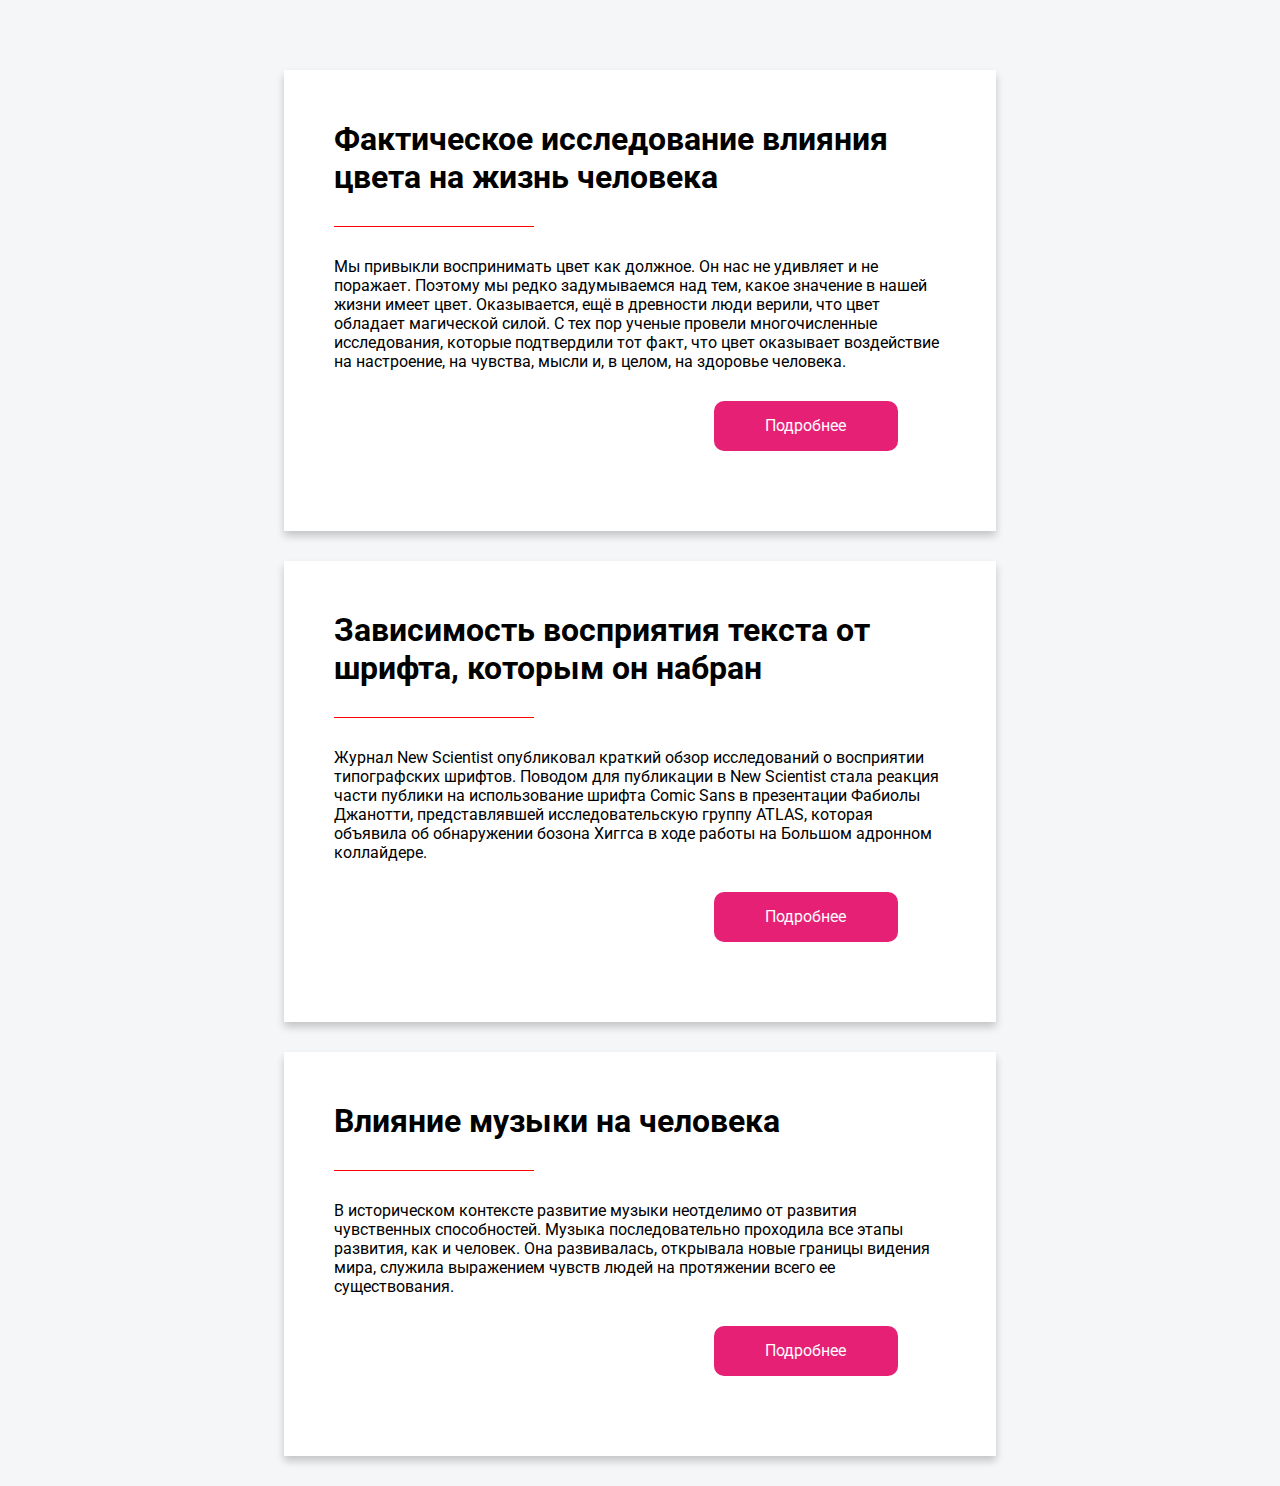
<file: index.html>
<!DOCTYPE html>
<html lang="ru">
<head>
    <meta charset="UTF-8">
    <title>Cards</title>
    <link rel="stylesheet" href="css/style.css">
    <link href="https://fonts.googleapis.com/css?family=Roboto" rel="stylesheet">
</head>
<body>
    <div class="wrapper">
        <div class="card">
                <h1>Фактическое исследование влияния цвета на жизнь человека</h1>
                <hr>
                <p>Мы привыкли воспринимать цвет как должное. Он нас не удивляет и не поражает. Поэтому мы редко задумываемся над тем, какое значение в нашей жизни имеет цвет.

                   Оказывается, ещё в древности люди верили, что цвет обладает магической силой. С тех пор ученые провели многочисленные исследования, которые подтвердили тот факт, что цвет оказывает воздействие на настроение, на чувства, мысли и, в целом, на здоровье человека.</p>
                <a href="color_influence.html" class="button">Подробнее</a>
            </div>
            <div class="card">
                <h1>Зависимость восприятия текста от шрифта, которым он набран</h1>
                <hr>
                <p>Журнал New Scientist опубликовал краткий обзор исследований о восприятии типографских шрифтов. Поводом для публикации в New Scientist стала реакция части публики на использование шрифта Comic Sans в презентации Фабиолы Джанотти, представлявшей исследовательскую группу ATLAS, которая объявила об обнаружении бозона Хиггса в ходе работы на Большом адронном коллайдере.</p>
                <a href="font_influence.html" class="button">Подробнее</a>
            </div>
            <div class="card">
                <h1>Влияние музыки на человека</h1>
                <hr>
                <p>В историческом контексте развитие музыки неотделимо от развития чувственных способностей. Музыка последовательно проходила все этапы развития, как и человек. Она развивалась, открывала новые границы видения мира, служила выражением чувств людей на протяжении всего ее существования.</p>
                <a href="music_influence.html" class="button">Подробнее</a>
            </div>
        </div>
</html>
</file>
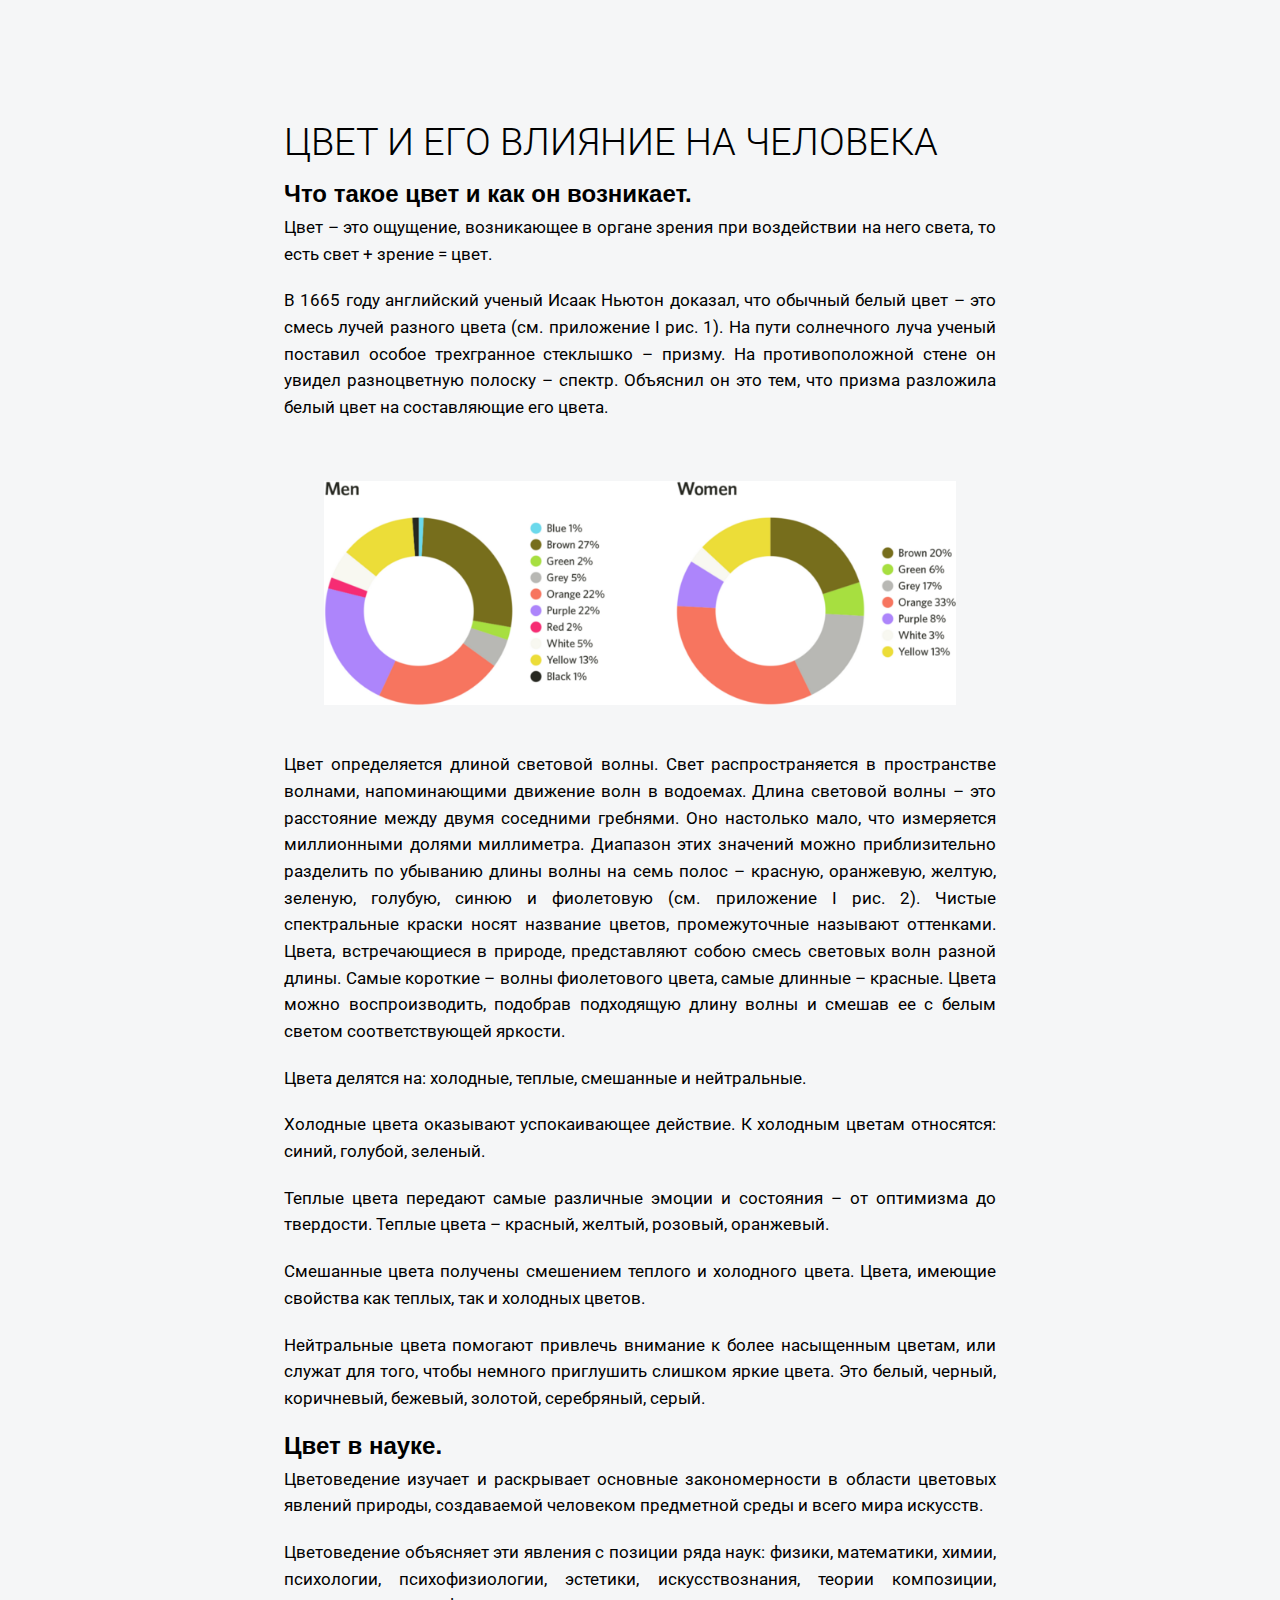
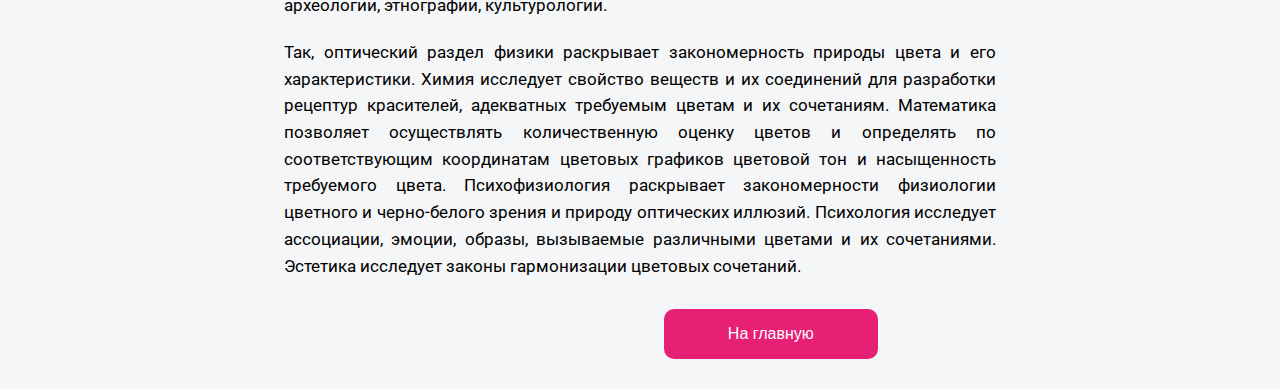
<file: color_influence.html>
<!DOCTYPE html>
<html lang="ru">
<head>
    <meta charset="UTF-8">
    <title>Цвет</title>
    <link rel="stylesheet" href="css/style.css">
    <link href="https://fonts.googleapis.com/css?family=Roboto" rel="stylesheet">
</head>
<body>
    <div class="article">
        <h1>ЦВЕТ И ЕГО ВЛИЯНИЕ НА ЧЕЛОВЕКА</h1>
        <h2>Что такое цвет и как он возникает.</h2>
        <p>Цвет – это ощущение, возникающее в органе зрения при воздействии на него света, то есть свет + зрение = цвет.</p>
        <p>В 1665 году английский ученый Исаак Ньютон доказал, что обычный белый цвет – это смесь лучей разного цвета (см. приложение I рис. 1). На пути солнечного луча ученый поставил особое трехгранное стеклышко – призму. На противоположной стене он увидел разноцветную полоску – спектр. Объяснил он это тем, что призма разложила белый цвет на составляющие его цвета.</p>
        <img src="img/color.png" alt="Цвета">
        <p>Цвет определяется длиной световой волны. Свет распространяется в пространстве волнами, напоминающими движение волн в водоемах. Длина световой волны – это расстояние между двумя соседними гребнями. Оно настолько мало, что измеряется миллионными долями миллиметра. Диапазон этих значений можно приблизительно разделить по убыванию длины волны на семь полос – красную, оранжевую, желтую, зеленую, голубую, синюю и фиолетовую (см. приложение I рис. 2). Чистые спектральные краски носят название цветов, промежуточные называют оттенками. Цвета, встречающиеся в природе, представляют собою смесь световых волн разной длины. Самые короткие – волны фиолетового цвета, самые длинные – красные. Цвета можно воспроизводить, подобрав подходящую длину волны и смешав ее с белым светом соответствующей яркости.</p>
        <p>Цвета делятся на: холодные, теплые, смешанные и нейтральные.</p>
        <p>Холодные цвета оказывают успокаивающее действие. К холодным цветам относятся: синий, голубой, зеленый.</p>
        <p>Теплые цвета передают самые различные эмоции и состояния – от оптимизма до твердости. Теплые цвета – красный, желтый, розовый, оранжевый.</p>
        <p>Смешанные цвета получены смешением теплого и холодного цвета. Цвета, имеющие свойства как теплых, так и холодных цветов.</p>
        <p>Нейтральные цвета помогают привлечь внимание к более насыщенным цветам, или служат для того, чтобы немного приглушить слишком яркие цвета. Это белый, черный, коричневый, бежевый, золотой, серебряный, серый.</p>
        <h2>Цвет в науке.</h2>
        <p>Цветоведение изучает и раскрывает основные закономерности в области цветовых явлений природы, создаваемой человеком предметной среды и всего мира искусств.</p>
        <p>Цветоведение объясняет эти явления с позиции ряда наук: физики, математики, химии, психологии, психофизиологии, эстетики, искусствознания, теории композиции, археологии, этнографии, культурологии.</p>
        <p>Так, оптический раздел физики раскрывает закономерность природы цвета и его характеристики. Химия исследует свойство веществ и их соединений для разработки рецептур красителей, адекватных требуемым цветам и их сочетаниям. Математика позволяет осуществлять количественную оценку цветов и определять по соответствующим координатам цветовых графиков цветовой тон и насыщенность требуемого цвета. Психофизиология раскрывает закономерности физиологии цветного и черно-белого зрения и природу оптических иллюзий. Психология исследует ассоциации, эмоции, образы, вызываемые различными цветами и их сочетаниями. Эстетика исследует законы гармонизации цветовых сочетаний.</p>
        <a href="index.html" class="button">На главную</a>
    </div>
</body>
</html>
</file>
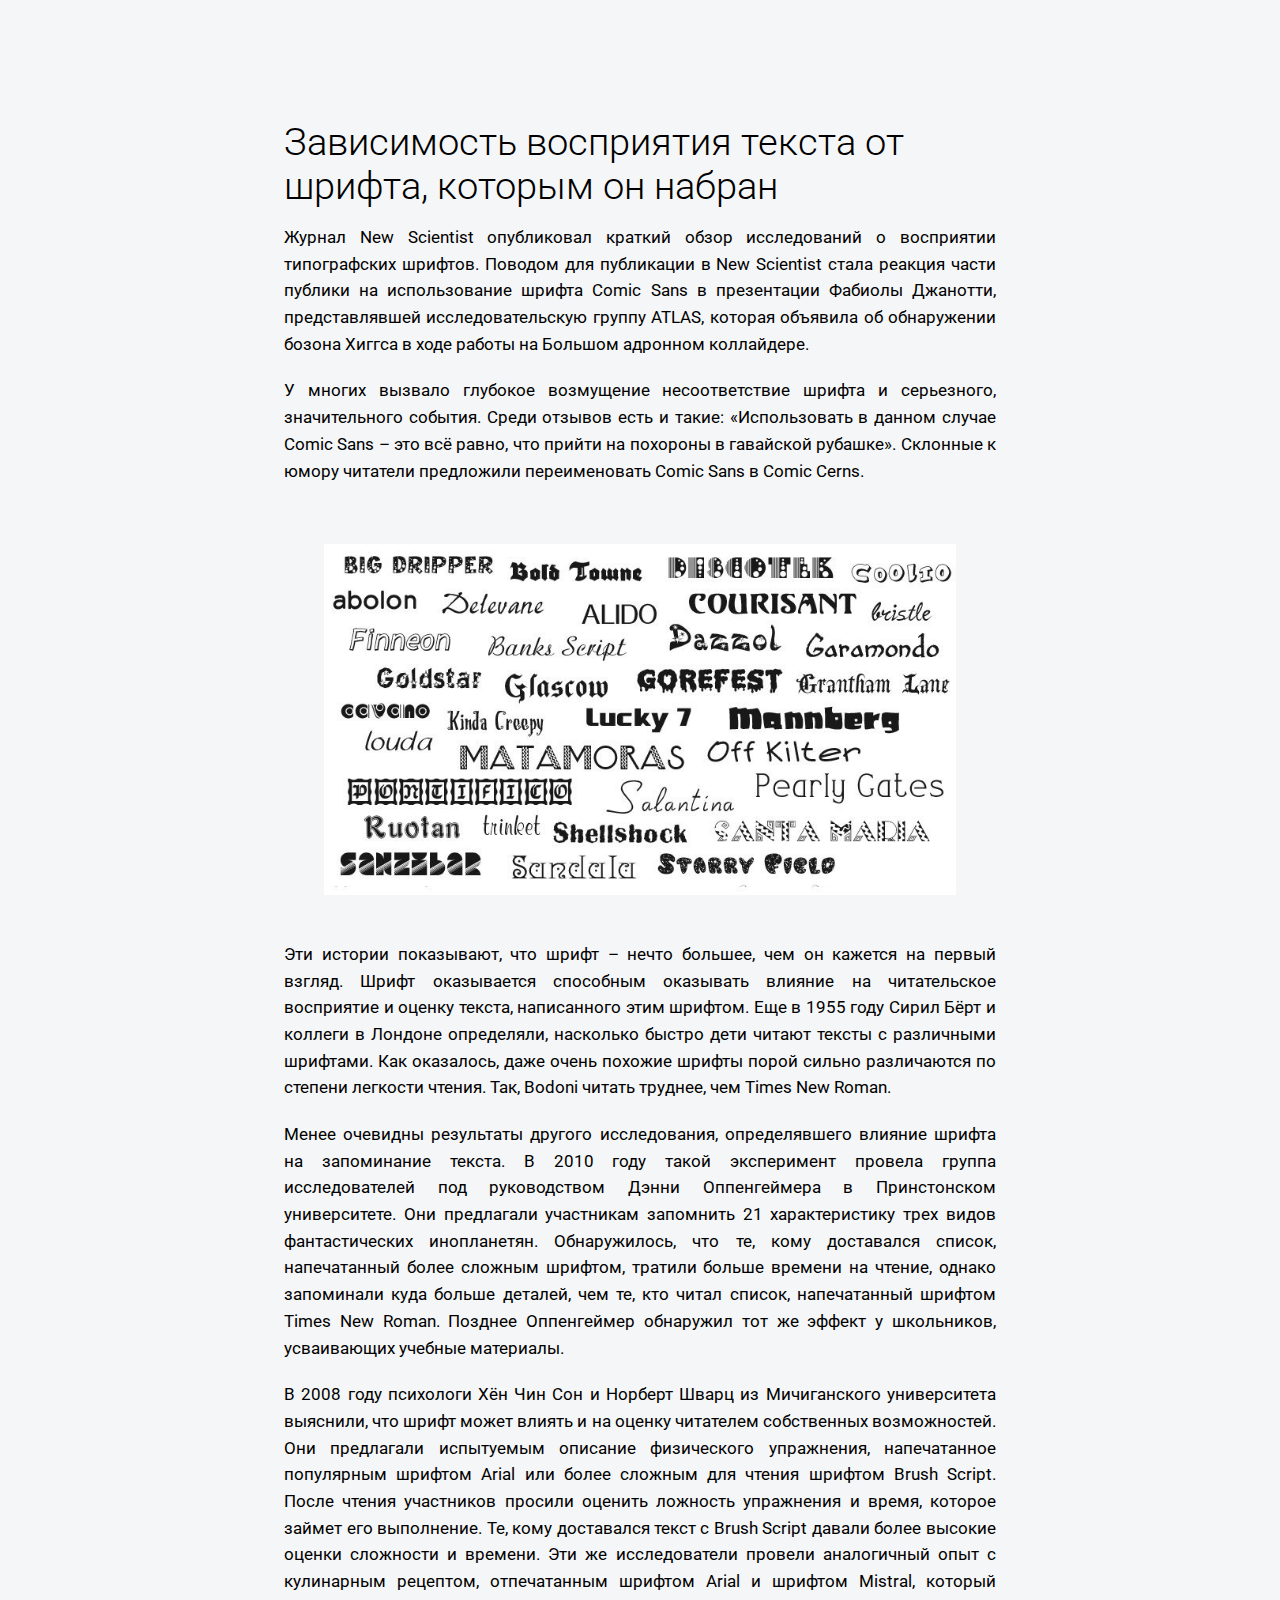
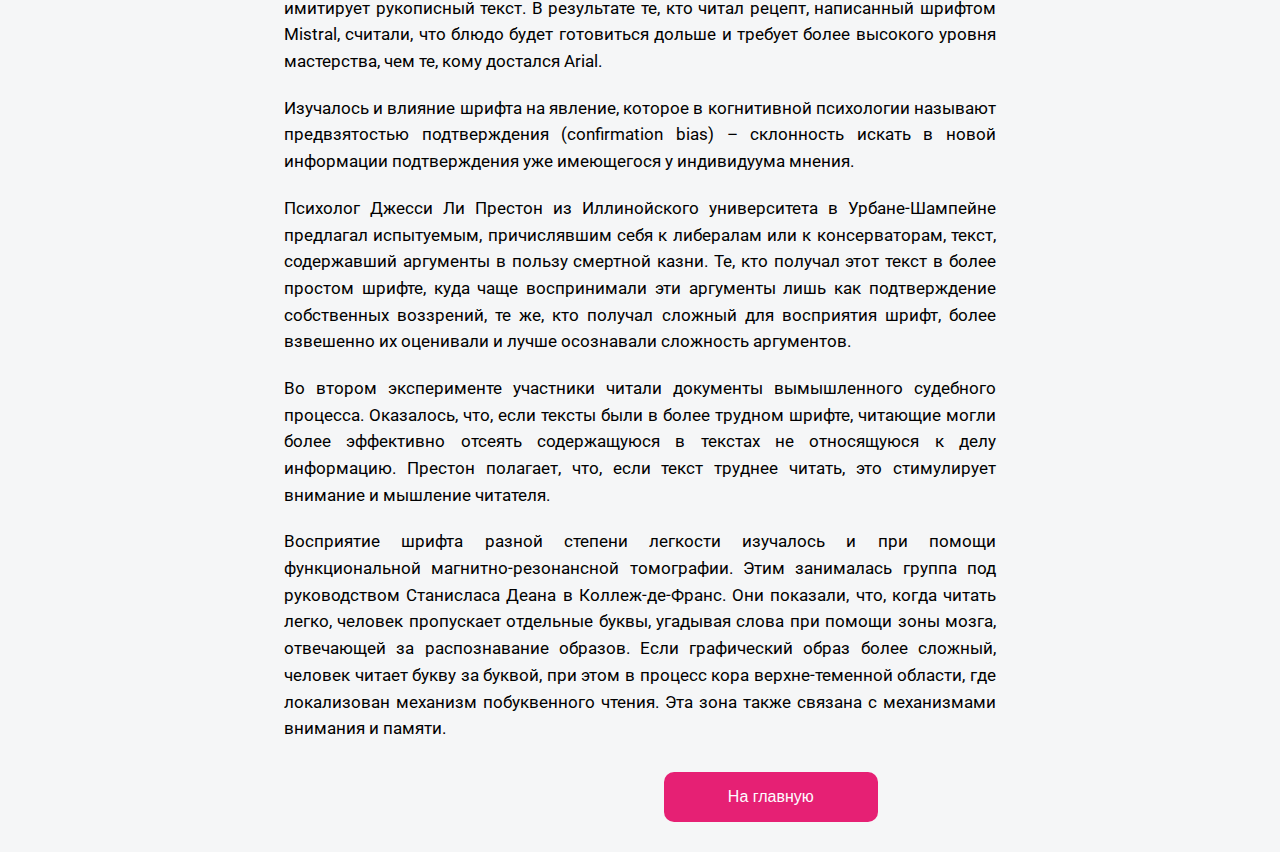
<file: font_influence.html>
<!DOCTYPE html>
<html lang="ru">
<head>
    <meta charset="UTF-8">
    <title>Шрифт</title>
    <link rel="stylesheet" href="css/style.css">
    <link href="https://fonts.googleapis.com/css?family=Roboto" rel="stylesheet">
</head>
<body>
    <div class="article">
        <h1>Зависимость восприятия текста от шрифта, которым он набран</h1>
        <p>Журнал New Scientist опубликовал краткий обзор исследований о восприятии типографских шрифтов. Поводом для публикации в New Scientist стала реакция части публики на использование шрифта Comic Sans в презентации Фабиолы Джанотти, представлявшей исследовательскую группу ATLAS, которая объявила об обнаружении бозона Хиггса в ходе работы на Большом адронном коллайдере.</p>
        <p>У многих вызвало глубокое возмущение несоответствие шрифта и серьезного, значительного события. Среди отзывов есть и такие: «Использовать в данном случае Comic Sans – это всё равно, что прийти на похороны в гавайской рубашке». Склонные к юмору читатели предложили переименовать Comic Sans в Comic Cerns.</p>
        <img src="img/fonts.jpg" alt="Цвета">
        <p>Эти истории показывают, что шрифт – нечто большее, чем он кажется на первый взгляд. Шрифт оказывается способным оказывать влияние на читательское восприятие и оценку текста, написанного этим шрифтом. Еще в 1955 году Сирил Бёрт и коллеги в Лондоне определяли, насколько быстро дети читают тексты с различными шрифтами. Как оказалось, даже очень похожие шрифты порой сильно различаются по степени легкости чтения. Так, Bodoni читать труднее, чем Times New Roman.</p>
        <p>Менее очевидны результаты другого исследования, определявшего влияние шрифта на запоминание текста. В 2010 году такой эксперимент провела группа исследователей под руководством Дэнни Оппенгеймера в Принстонском университете. Они предлагали участникам запомнить 21 характеристику трех видов фантастических инопланетян. Обнаружилось, что те, кому доставался список, напечатанный более сложным шрифтом, тратили больше времени на чтение, однако запоминали куда больше деталей, чем те, кто читал список, напечатанный шрифтом Times New Roman. Позднее Оппенгеймер обнаружил тот же эффект у школьников, усваивающих учебные материалы.</p>
        <p>В 2008 году психологи Хён Чин Сон и Норберт Шварц из Мичиганского университета выяснили, что шрифт может влиять и на оценку читателем собственных возможностей. Они предлагали испытуемым описание физического упражнения, напечатанное популярным шрифтом Arial или более сложным для чтения шрифтом Brush Script. После чтения участников просили оценить ложность упражнения и время, которое займет его выполнение. Те, кому доставался текст с Brush Script давали более высокие оценки сложности и времени. Эти же исследователи провели аналогичный опыт с кулинарным рецептом, отпечатанным шрифтом Arial и шрифтом Mistral, который имитирует рукописный текст. В результате те, кто читал рецепт, написанный шрифтом Mistral, считали, что блюдо будет готовиться дольше и требует более высокого уровня мастерства, чем те, кому достался Arial.</p>
        <p>Изучалось и влияние шрифта на явление, которое в когнитивной психологии называют предвзятостью подтверждения (confirmation bias) – склонность искать в новой информации подтверждения уже имеющегося у индивидуума мнения.</p>
        <p>Психолог Джесси Ли Престон из Иллинойского университета в Урбане-Шампейне предлагал испытуемым, причислявшим себя к либералам или к консерваторам, текст, содержавший аргументы в пользу смертной казни. Те, кто получал этот текст в более простом шрифте, куда чаще воспринимали эти аргументы лишь как подтверждение собственных воззрений, те же, кто получал сложный для восприятия шрифт, более взвешенно их оценивали и лучше осознавали сложность аргументов.</p>
        <p>Во втором эксперименте участники читали документы вымышленного судебного процесса. Оказалось, что, если тексты были в более трудном шрифте, читающие могли более эффективно отсеять содержащуюся в текстах не относящуюся к делу информацию. Престон полагает, что, если текст труднее читать, это стимулирует внимание и мышление читателя.</p>
        <p>Восприятие шрифта разной степени легкости изучалось и при помощи функциональной магнитно-резонансной томографии. Этим занималась группа под руководством Станисласа Деана в Коллеж-де-Франс. Они показали, что, когда читать легко, человек пропускает отдельные буквы, угадывая слова при помощи зоны мозга, отвечающей за распознавание образов. Если графический образ более сложный, человек читает букву за буквой, при этом в процесс кора верхне-теменной области, где локализован механизм побуквенного чтения. Эта зона также связана с механизмами внимания и памяти.</p>
        <a href="index.html" class="button">На главную</a>
    </div>
</body>
</html>
</file>
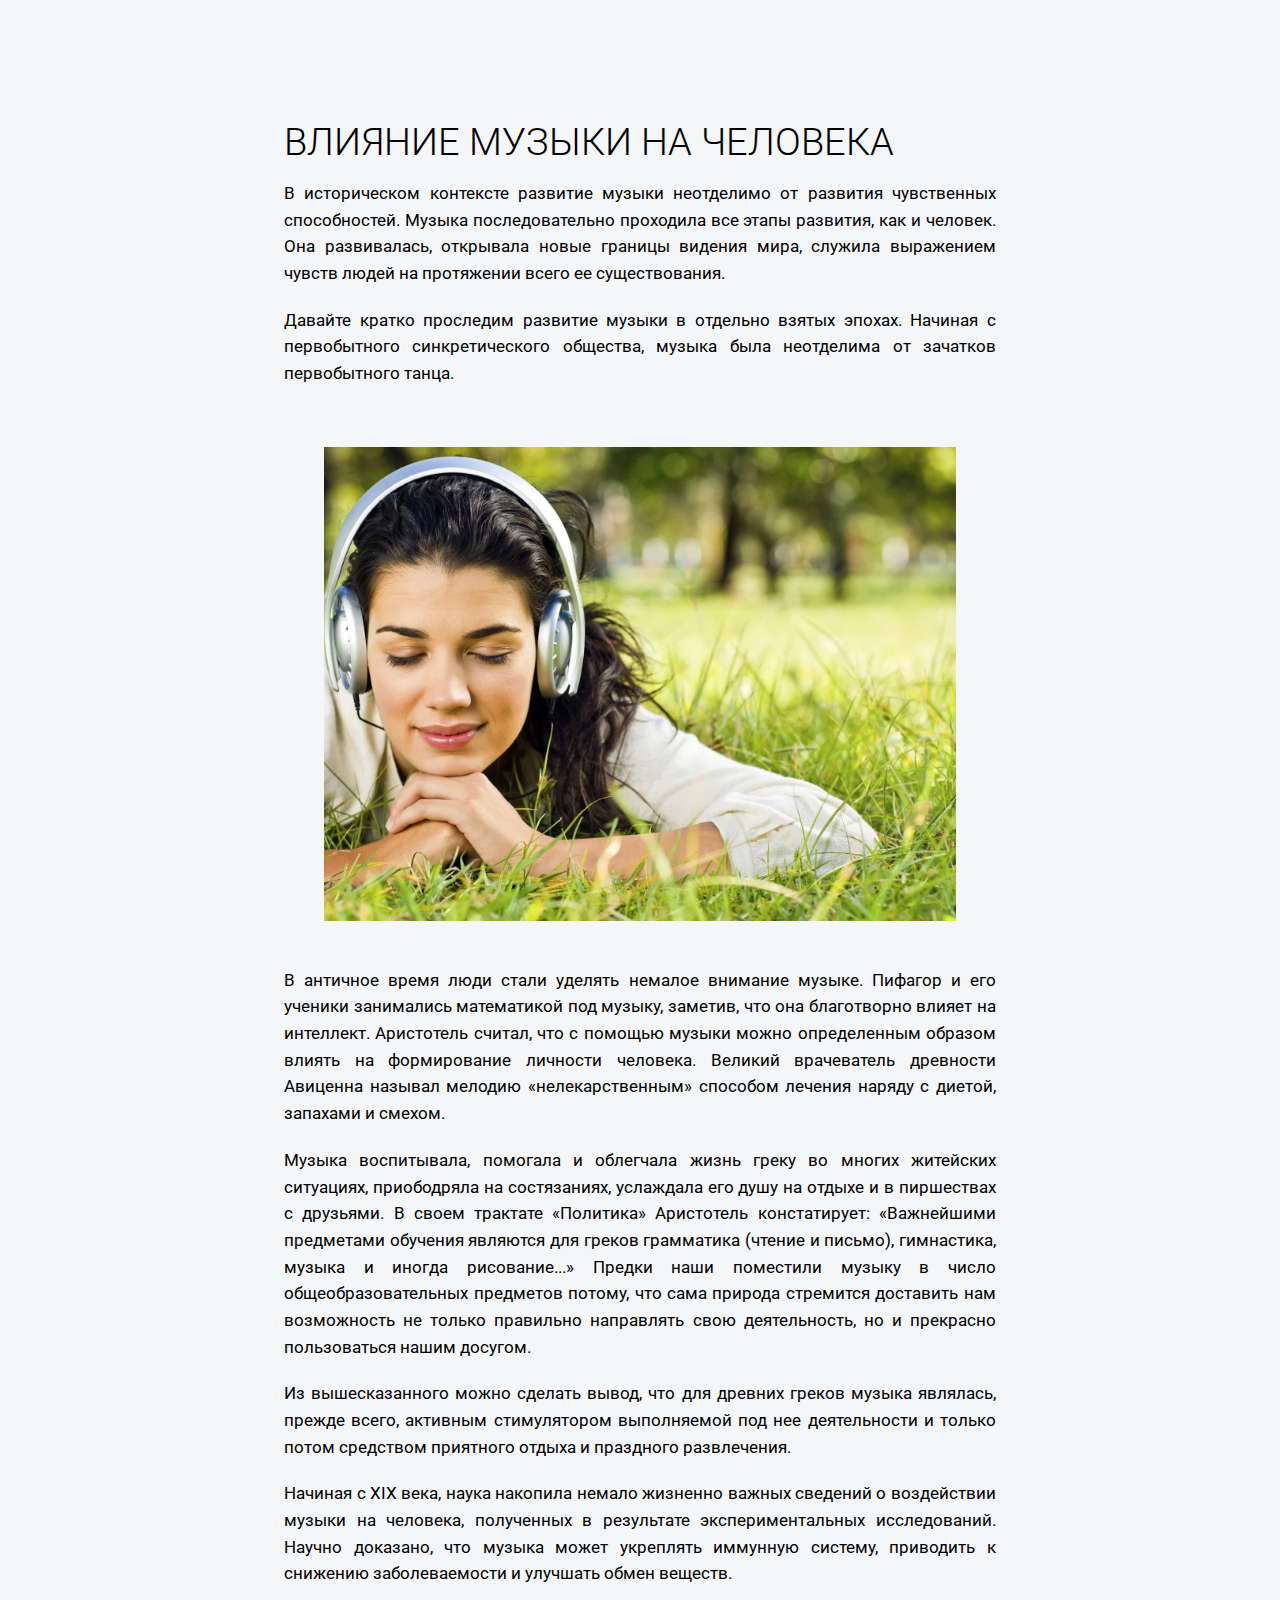
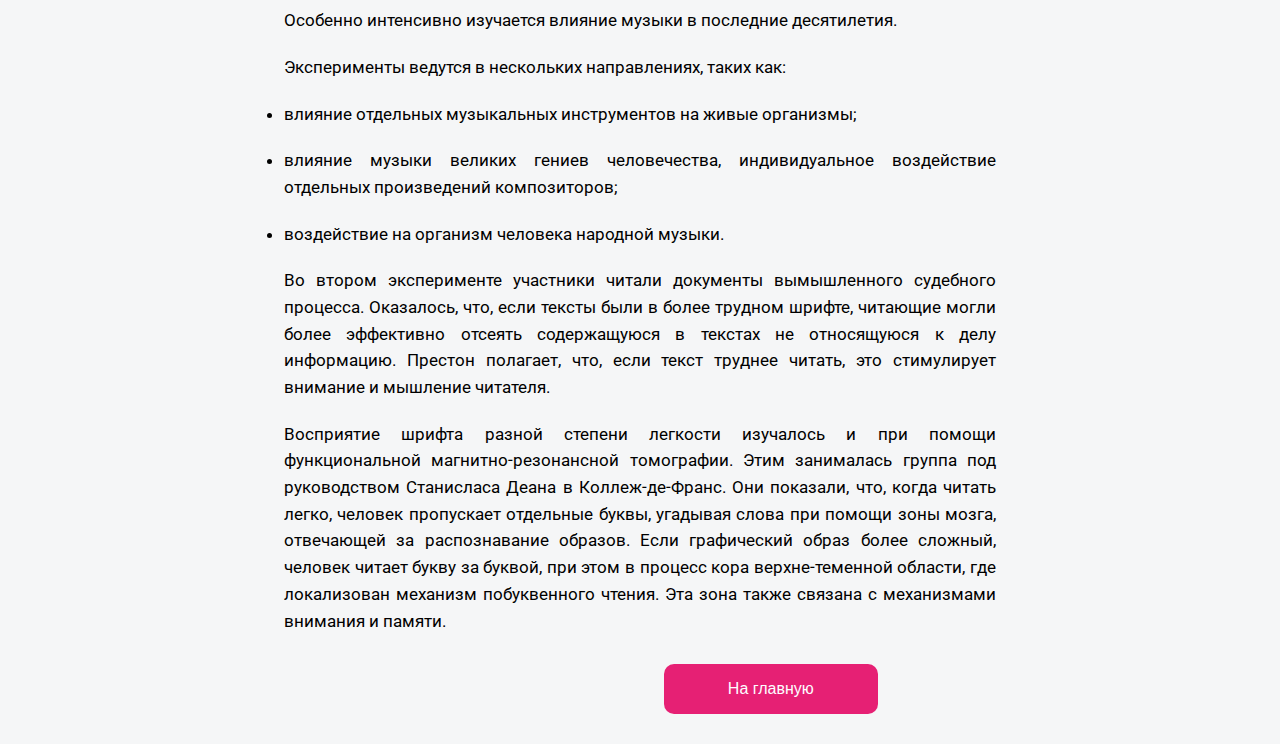
<file: music_influence.html>
<!DOCTYPE html>
<html lang="ru">
<head>
    <meta charset="UTF-8">
    <title>Музыка</title>
    <link rel="stylesheet" href="css/style.css">
    <link href="https://fonts.googleapis.com/css?family=Roboto" rel="stylesheet">
</head>
<body>
    <div class="article">
        <h1>ВЛИЯНИЕ МУЗЫКИ НА ЧЕЛОВЕКА</h1>
        <p>В историческом контексте развитие музыки неотделимо от развития чувственных способностей. Музыка последовательно проходила все этапы развития, как и человек. Она развивалась, открывала новые границы видения мира, служила выражением чувств людей на протяжении всего ее существования.</p>
        <p>Давайте кратко проследим развитие музыки в отдельно взятых эпохах. Начиная с первобытного синкретического общества, музыка была неотделима от зачатков первобытного танца.</p>
        <img src="img/music.jpg" alt="Цвета">
        <p>В античное время люди стали уделять немалое внимание музыке. Пифагор и его ученики занимались математикой под музыку, заметив, что она благотворно влияет на интеллект. Аристотель считал, что с помощью музыки можно определенным образом влиять на формирование личности человека. Великий врачеватель древности Авиценна называл мелодию «нелекарственным» способом лечения наряду с диетой, запахами и смехом.</p>
        <p>Музыка воспитывала, помогала и облегчала жизнь греку во многих житейских ситуациях, приободряла на состязаниях, услаждала его душу на отдыхе и в пиршествах с друзьями. В своем трактате «Политика» Аристотель констатирует: «Важнейшими предметами обучения являются для греков грамматика (чтение и письмо), гимнастика, музыка и иногда рисование...» Предки наши поместили музыку в число общеобразовательных предметов потому, что сама природа стремится доставить нам возможность не только правильно направлять свою деятельность, но и прекрасно пользоваться нашим досугом.</p>
        <p>Из вышесказанного можно сделать вывод, что для древних греков музыка являлась, прежде всего, активным стимулятором выполняемой под нее деятельности и только потом средством приятного отдыха и праздного развлечения.</p>
        <p>Начиная с XIX века, наука накопила немало жизненно важных сведений о воздействии музыки на человека, полученных в результате экспериментальных исследований. Научно доказано, что музыка может укреплять иммунную систему, приводить к снижению заболеваемости и улучшать обмен веществ.</p>
        <p>Особенно интенсивно изучается влияние музыки в последние десятилетия. <ul><p>Эксперименты ведутся в нескольких направлениях, таких как:</p>
                <li>влияние отдельных музыкальных инструментов на живые организмы;</li>
                <li>влияние музыки великих гениев человечества, индивидуальное воздействие отдельных произведений композиторов;</li>
                <li>воздействие на организм человека народной музыки.</li>
            </ul>
        </p>
        <p>Во втором эксперименте участники читали документы вымышленного судебного процесса. Оказалось, что, если тексты были в более трудном шрифте, читающие могли более эффективно отсеять содержащуюся в текстах не относящуюся к делу информацию. Престон полагает, что, если текст труднее читать, это стимулирует внимание и мышление читателя.</p>
        <p>Восприятие шрифта разной степени легкости изучалось и при помощи функциональной магнитно-резонансной томографии. Этим занималась группа под руководством Станисласа Деана в Коллеж-де-Франс. Они показали, что, когда читать легко, человек пропускает отдельные буквы, угадывая слова при помощи зоны мозга, отвечающей за распознавание образов. Если графический образ более сложный, человек читает букву за буквой, при этом в процесс кора верхне-теменной области, где локализован механизм побуквенного чтения. Эта зона также связана с механизмами внимания и памяти.</p>
        <a href="index.html" class="button">На главную</a>
    </div>
</body>
</html>
</file>
<file: css/style.css>
* {
    margin: 0;
	padding: 0;
	-webkit-box-sizing: border-box;
	-moz-box-sizing: border-box;
	box-sizing: border-box;
	font-family: 'Lato', sans-serif;
}

body {
	background-color: #f5f6f7;
	padding: 40px 40px 0;
}

.card {
	display: flex;
	flex-flow: column nowrap;
	justify-content: center;
	-ms-align-items: center;
	background-color: #fff;
	padding: 50px;
    margin: 30px auto;
    max-width: 80ch;
    box-shadow: 0 5px 8px 0 rgba(0, 0, 0, 0.2);
    transition: 0.5s;
}

.card h1 {
    padding: 0 0 30px;
    font-family: 'Roboto', sans-serif;
}

.card hr {
    color: red;
    border: none;
    background-color: red;
    height: 1px;
    width: 200px;
    
}

.card p {
    padding: 30px 0 0;
    font-family: 'Roboto', sans-serif;
}

.card a {
    font-family: 'Roboto', sans-serif;
    margin: 30px;
    position: relative; left: 350px;
    display: block;
	text-decoration: none;
	color: #fdfcff;
	background-color: #e62074;
	width: 30%;
	height: 50px;
	line-height: 50px;
	text-align: center;
	border-radius: 10px;
/*	box-shadow: 0px 15px 52px 10px rgba(184,184,184,0.65);*/
}

.card a:hover {
    font-family: 'Roboto', sans-serif;
    margin: 30px;
    position: relative; left: 350px;
    display: block;
	text-decoration: none;
	color: #fdfcff;
	background-color: #880a3f;
	width: 30%;
	height: 50px;
	line-height: 50px;
	text-align: center;
	border-radius: 10px;
}

.article {
    margin: 0 auto; /*Выравнивание по центру */
    max-width: 80ch; /* Максимальная ширина 80 символов */
    padding-top:80px;
}
.article h1 {
    font-family: 'Roboto', sans-serif;
    font-size: 38px;
    font-weight: 300;
    padding: 0;
    margin: 0 0 16px;
}

.article p, ul, li {
    font-family: 'Roboto', sans-serif;
    font-size: 17px;
    line-height: 1.57;
    margin: 6px 0 20px;
    color: #000;
    text-align: justify;
}

.article img {
    display: block;
    width: 100%;
    height: auto;
    margin: 0 auto;
    padding: 40px;
}

.article a{
    ont-family: 'Roboto', sans-serif;
    margin: 30px;
    position: relative; left: 350px;
    display: block;
	text-decoration: none;
	color: #fdfcff;
	background-color: #e62074;
	width: 30%;
	height: 50px;
	line-height: 50px;
	text-align: center;
	border-radius: 10px;
}
</file>
